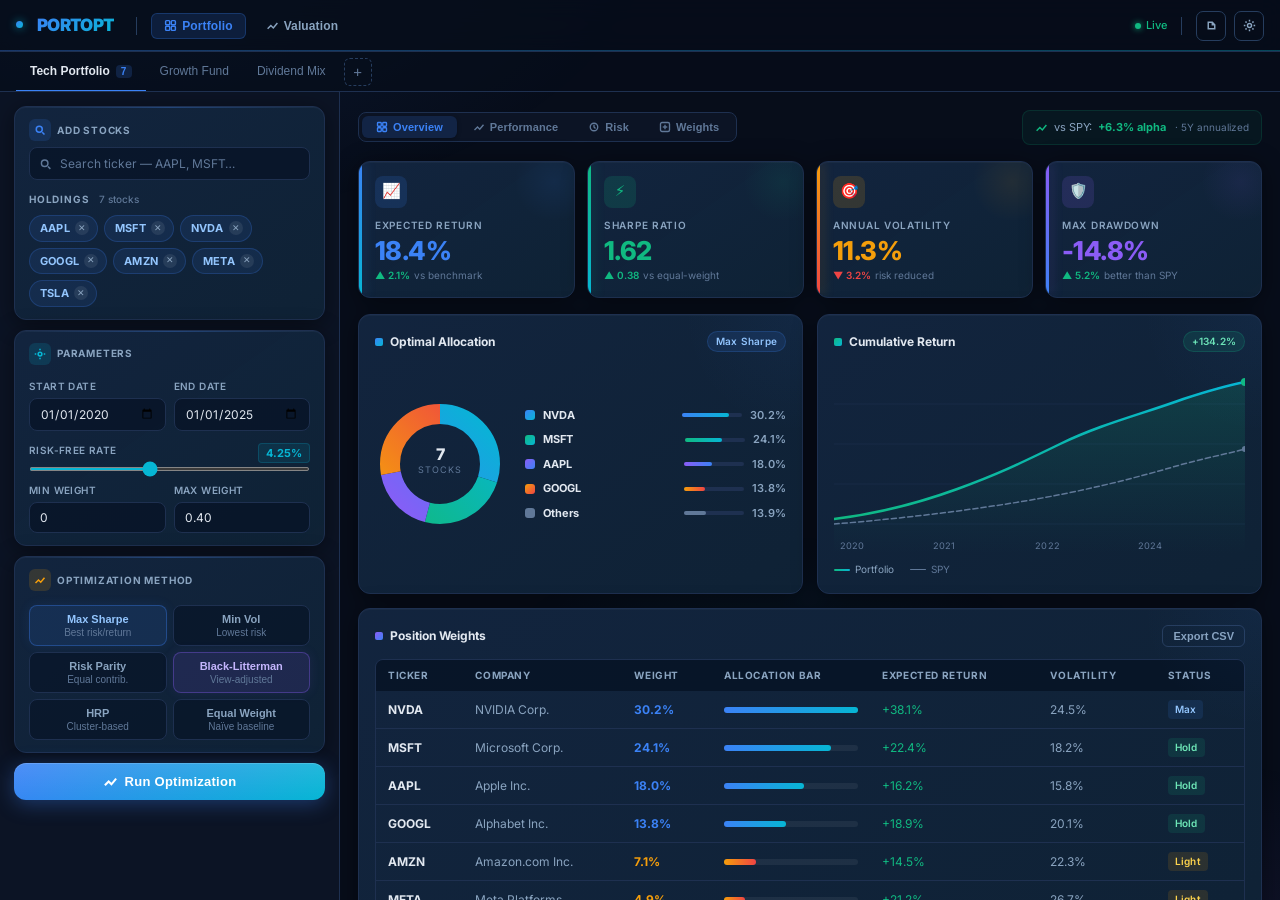
<file: static/design-mockup.html>
<!DOCTYPE html>
<html lang="en">
<head>
<meta charset="UTF-8">
<meta name="viewport" content="width=device-width, initial-scale=1.0">
<title>PortOpt — Design Mockup</title>
<link rel="preconnect" href="https://fonts.googleapis.com">
<link rel="preconnect" href="https://fonts.gstatic.com" crossorigin>
<link href="https://fonts.googleapis.com/css2?family=Inter:wght@400;500;600;700;800;900&display=swap" rel="stylesheet">
<style>
/* ── Reset & Base ── */
*, *::before, *::after { box-sizing: border-box; margin: 0; padding: 0; }

:root {
  /* Core palette — unchanged so existing JS still works */
  --bg:      #070d1a;
  --surface: #0c1425;
  --card:    #0f1d30;
  --card2:   #112038;
  --border:  #1e3050;
  --border2: #263d5e;
  --text:    #e2e8f0;
  --muted:   #607898;
  --muted2:  #8aa4c0;

  /* Accent palette */
  --blue:    #3b82f6;
  --cyan:    #06b6d4;
  --purple:  #8b5cf6;
  --green:   #10b981;
  --red:     #ef4444;
  --gold:    #f59e0b;

  /* Gradients */
  --grad-brand:  linear-gradient(135deg, #3b82f6 0%, #06b6d4 100%);
  --grad-purple: linear-gradient(135deg, #8b5cf6 0%, #3b82f6 100%);
  --grad-green:  linear-gradient(135deg, #10b981 0%, #06b6d4 100%);
  --grad-gold:   linear-gradient(135deg, #f59e0b 0%, #ef4444 100%);
  --grad-card:   linear-gradient(145deg, rgba(59,130,246,.07) 0%, rgba(6,182,212,.03) 100%);

  --r: 12px;
  --r-sm: 8px;
  --shadow-card: 0 4px 24px rgba(0,0,0,.45), 0 1px 0 rgba(255,255,255,.03) inset;
  --shadow-glow-blue: 0 0 28px rgba(59,130,246,.18);
  --shadow-glow-cyan: 0 0 28px rgba(6,182,212,.18);
}

html, body { height: 100%; }

body {
  font-family: 'Inter', system-ui, sans-serif;
  background: var(--bg);
  color: var(--text);
  font-size: 13px;
  line-height: 1.5;
  -webkit-font-smoothing: antialiased;
  overflow: hidden;
}

/* ── Aurora background ── */
body::before {
  content: '';
  position: fixed;
  inset: 0;
  background:
    radial-gradient(ellipse 60% 50% at 10% -10%,  rgba(59,130,246,.12) 0%, transparent 70%),
    radial-gradient(ellipse 50% 40% at 90% 110%,  rgba(139,92,246,.10) 0%, transparent 65%),
    radial-gradient(ellipse 40% 35% at 60%  80%,  rgba(6,182,212,.07)  0%, transparent 60%);
  pointer-events: none;
  z-index: 0;
}

/* ── Layout ── */
.app {
  position: relative;
  z-index: 1;
  display: grid;
  grid-template-rows: 52px 40px 1fr;
  grid-template-columns: 340px 1fr;
  height: 100vh;
  overflow: hidden;
}

/* ── Header ── */
.app-header {
  grid-column: 1 / -1;
  display: flex;
  align-items: center;
  gap: 8px;
  padding: 0 16px;
  background: rgba(7,13,26,.85);
  backdrop-filter: blur(12px);
  border-bottom: 1px solid var(--border);
  position: relative;
}

/* Thin gradient line under header */
.app-header::after {
  content: '';
  position: absolute;
  bottom: 0; left: 0; right: 0;
  height: 1px;
  background: var(--grad-brand);
  opacity: .35;
}

.logo {
  font-size: 17px;
  font-weight: 900;
  letter-spacing: -.04em;
  background: var(--grad-brand);
  -webkit-background-clip: text;
  -webkit-text-fill-color: transparent;
  background-clip: text;
  margin-right: 8px;
  text-transform: uppercase;
}

/* Logo icon */
.logo-dot {
  display: inline-block;
  width: 7px; height: 7px;
  border-radius: 50%;
  background: var(--grad-brand);
  box-shadow: 0 0 8px rgba(6,182,212,.7);
  margin-right: 6px;
  vertical-align: middle;
  position: relative;
  top: -1px;
}

.nav-divider {
  width: 1px; height: 18px;
  background: var(--border2);
  margin: 0 6px;
  flex-shrink: 0;
}

.nav-btn {
  display: inline-flex;
  align-items: center;
  gap: 5px;
  padding: 5px 12px;
  border-radius: 6px;
  font-size: 12px;
  font-weight: 600;
  border: none;
  cursor: pointer;
  transition: all .15s;
  background: transparent;
  color: var(--muted2);
  letter-spacing: .01em;
}
.nav-btn:hover { background: rgba(255,255,255,.05); color: var(--text); }
.nav-btn.active {
  background: rgba(59,130,246,.15);
  color: var(--blue);
  border: 1px solid rgba(59,130,246,.25);
}
.nav-btn svg { width: 13px; height: 13px; flex-shrink: 0; }

.header-right { margin-left: auto; display: flex; align-items: center; gap: 8px; }

.status-dot {
  display: flex; align-items: center; gap: 5px;
  font-size: 11px; color: var(--green); font-weight: 500;
}
.status-dot::before {
  content: '';
  width: 6px; height: 6px; border-radius: 50%;
  background: var(--green);
  box-shadow: 0 0 6px var(--green);
  animation: pulse 2s ease-in-out infinite;
}
@keyframes pulse {
  0%, 100% { opacity: 1; }
  50% { opacity: .4; }
}

.btn-icon {
  width: 30px; height: 30px;
  display: flex; align-items: center; justify-content: center;
  border-radius: 7px;
  background: transparent;
  border: 1px solid var(--border2);
  color: var(--muted2);
  cursor: pointer;
  transition: all .15s;
  flex-shrink: 0;
}
.btn-icon:hover { background: rgba(255,255,255,.06); color: var(--text); border-color: var(--border2); }

/* ── Project tabs row ── */
.tabs-row {
  grid-column: 1 / -1;
  display: flex;
  align-items: stretch;
  gap: 0;
  background: rgba(7,13,26,.7);
  border-bottom: 1px solid var(--border);
  padding: 0 16px;
  overflow-x: auto;
  scrollbar-width: none;
}
.tabs-row::-webkit-scrollbar { display: none; }

.proj-tab {
  display: flex; align-items: center; gap: 6px;
  padding: 0 14px;
  font-size: 12px; font-weight: 500;
  color: var(--muted);
  border: none; background: none;
  cursor: pointer;
  transition: all .15s;
  border-bottom: 2px solid transparent;
  white-space: nowrap;
  min-height: 40px;
}
.proj-tab:hover { color: var(--text); }
.proj-tab.active {
  color: var(--text);
  border-bottom-color: var(--blue);
  font-weight: 600;
}

.tab-badge {
  font-size: 10px; font-weight: 600;
  background: rgba(59,130,246,.18);
  color: var(--blue);
  border-radius: 4px;
  padding: 1px 5px;
  letter-spacing: .02em;
}

.tab-add {
  display: flex; align-items: center; justify-content: center;
  width: 28px; height: 28px;
  margin: auto 0 auto 4px;
  border-radius: 6px;
  border: 1px dashed var(--border2);
  color: var(--muted);
  font-size: 15px;
  cursor: pointer;
  transition: all .15s;
  flex-shrink: 0;
  background: none;
}
.tab-add:hover { border-color: var(--blue); color: var(--blue); background: rgba(59,130,246,.08); }

/* ── Sidebar ── */
aside {
  background: var(--surface);
  border-right: 1px solid var(--border);
  overflow-y: auto;
  overflow-x: hidden;
  display: flex;
  flex-direction: column;
  gap: 10px;
  padding: 14px;
  scrollbar-width: thin;
  scrollbar-color: var(--border) transparent;
}

/* ── Section card ── */
.section {
  background: var(--card);
  background-image: var(--grad-card);
  border: 1px solid var(--border);
  border-radius: var(--r);
  padding: 12px 14px;
  display: flex;
  flex-direction: column;
  gap: 12px;
  box-shadow: var(--shadow-card);
  position: relative;
  overflow: hidden;
}

/* Subtle top gradient line on section cards */
.section::before {
  content: '';
  position: absolute;
  top: 0; left: 0; right: 0;
  height: 1px;
  background: linear-gradient(90deg, transparent, rgba(59,130,246,.3), transparent);
}

.sec-title {
  font-size: 10px;
  font-weight: 700;
  letter-spacing: .08em;
  text-transform: uppercase;
  color: var(--muted2);
  display: flex;
  align-items: center;
  gap: 6px;
  margin-bottom: 2px;
}
.sec-title svg { width: 12px; height: 12px; flex-shrink: 0; }
.sec-title-icon {
  width: 22px; height: 22px;
  border-radius: 6px;
  display: flex; align-items: center; justify-content: center;
  flex-shrink: 0;
}
.sec-title-icon.blue  { background: rgba(59,130,246,.15); color: var(--blue); }
.sec-title-icon.cyan  { background: rgba(6,182,212,.15);  color: var(--cyan); }
.sec-title-icon.gold  { background: rgba(245,158,11,.15); color: var(--gold); }

/* ── Ticker search ── */
.search-wrap {
  position: relative;
}
.search-wrap svg {
  position: absolute; left: 10px; top: 50%; transform: translateY(-50%);
  width: 13px; height: 13px; color: var(--muted); pointer-events: none;
}
.search-input {
  width: 100%;
  background: rgba(6,18,36,.7);
  border: 1px solid var(--border);
  border-radius: 8px;
  padding: 8px 10px 8px 30px;
  color: var(--text);
  font-size: 12px;
  outline: none;
  transition: border .15s, box-shadow .15s;
  font-family: inherit;
}
.search-input:focus {
  border-color: var(--blue);
  box-shadow: 0 0 0 3px rgba(59,130,246,.12);
}
.search-input::placeholder { color: var(--muted); }

/* ── Stock pill ── */
.tickers-list { display: flex; flex-wrap: wrap; gap: 6px; }

.ticker-pill {
  display: inline-flex; align-items: center; gap: 5px;
  padding: 4px 8px 4px 10px;
  background: rgba(59,130,246,.1);
  border: 1px solid rgba(59,130,246,.22);
  border-radius: 20px;
  font-size: 11px; font-weight: 700;
  color: #93c5fd;
  letter-spacing: .02em;
  transition: all .15s;
}
.ticker-pill:hover { background: rgba(59,130,246,.18); border-color: rgba(59,130,246,.4); }
.ticker-pill-remove {
  width: 14px; height: 14px;
  border-radius: 50%;
  background: rgba(255,255,255,.08);
  border: none;
  color: var(--muted2);
  display: flex; align-items: center; justify-content: center;
  cursor: pointer;
  font-size: 9px;
  transition: all .15s;
  padding: 0;
  flex-shrink: 0;
  line-height: 1;
}
.ticker-pill-remove:hover { background: rgba(239,68,68,.25); color: #fca5a5; }

/* ── Form controls ── */
label {
  display: block;
  font-size: 10px;
  font-weight: 600;
  color: var(--muted2);
  margin-bottom: 4px;
  letter-spacing: .04em;
  text-transform: uppercase;
}
.input, select.input {
  width: 100%;
  background: rgba(6,18,36,.7);
  border: 1px solid var(--border);
  border-radius: 8px;
  padding: 7px 10px;
  color: var(--text);
  font-size: 12px;
  outline: none;
  transition: border .15s, box-shadow .15s;
  font-family: inherit;
  appearance: none;
}
.input:focus, select.input:focus {
  border-color: var(--blue);
  box-shadow: 0 0 0 3px rgba(59,130,246,.12);
}

.form-row { display: grid; grid-template-columns: 1fr 1fr; gap: 8px; }

/* ── Range slider ── */
.range-group { display: flex; flex-direction: column; gap: 4px; }
.range-header { display: flex; justify-content: space-between; }
.range-value {
  font-size: 11px; font-weight: 700;
  color: var(--cyan);
  background: rgba(6,182,212,.1);
  border: 1px solid rgba(6,182,212,.2);
  padding: 1px 7px;
  border-radius: 4px;
}
input[type=range] {
  width: 100%;
  height: 4px;
  accent-color: var(--cyan);
  cursor: pointer;
}

/* ── Method pills ── */
.method-grid { display: grid; grid-template-columns: 1fr 1fr; gap: 6px; }
.method-btn {
  padding: 7px 8px;
  border-radius: 8px;
  font-size: 11px; font-weight: 600;
  border: 1px solid var(--border);
  background: rgba(6,18,36,.6);
  color: var(--muted2);
  cursor: pointer;
  transition: all .15s;
  text-align: center;
  display: flex; flex-direction: column; align-items: center; gap: 2px;
}
.method-btn:hover { border-color: var(--border2); color: var(--text); }
.method-btn.active {
  background: rgba(59,130,246,.12);
  border-color: rgba(59,130,246,.35);
  color: #93c5fd;
  box-shadow: 0 0 12px rgba(59,130,246,.1);
}
.method-btn.active.purple {
  background: rgba(139,92,246,.12);
  border-color: rgba(139,92,246,.35);
  color: #c4b5fd;
  box-shadow: 0 0 12px rgba(139,92,246,.1);
}
.method-label { font-size: 10px; color: var(--muted); font-weight: 500; }

/* ── Optimize button ── */
.btn-optimize {
  width: 100%;
  padding: 11px 16px;
  border-radius: var(--r);
  font-size: 13px; font-weight: 700;
  border: none; cursor: pointer;
  display: flex; align-items: center; justify-content: center; gap: 7px;
  letter-spacing: .02em;
  position: relative;
  overflow: hidden;
  transition: opacity .2s, transform .1s;
  /* Animated gradient */
  background: linear-gradient(135deg, #3b82f6 0%, #06b6d4 50%, #8b5cf6 100%);
  background-size: 200% 200%;
  animation: gradShift 4s ease infinite;
  color: #fff;
  box-shadow: 0 4px 20px rgba(59,130,246,.35), 0 1px 0 rgba(255,255,255,.15) inset;
}
.btn-optimize::after {
  content: '';
  position: absolute; inset: 0;
  background: linear-gradient(180deg, rgba(255,255,255,.1) 0%, transparent 100%);
  pointer-events: none;
}
.btn-optimize:hover { opacity: .9; transform: translateY(-1px); box-shadow: 0 6px 28px rgba(59,130,246,.45); }
.btn-optimize:active { transform: translateY(0); }
.btn-optimize svg { width: 15px; height: 15px; }

@keyframes gradShift {
  0%   { background-position: 0%   50%; }
  50%  { background-position: 100% 50%; }
  100% { background-position: 0%   50%; }
}

/* ── Main content ── */
main {
  overflow-y: auto;
  overflow-x: hidden;
  padding: 18px;
  display: flex;
  flex-direction: column;
  gap: 16px;
  scrollbar-width: thin;
  scrollbar-color: var(--border) transparent;
}

/* ── Results sub-tabs ── */
.sub-tabs {
  display: flex;
  gap: 2px;
  background: var(--surface);
  border: 1px solid var(--border);
  border-radius: var(--r-sm);
  padding: 3px;
  width: fit-content;
}
.sub-tab {
  padding: 5px 14px;
  border-radius: 6px;
  font-size: 11px; font-weight: 600;
  border: none; background: none;
  color: var(--muted);
  cursor: pointer;
  transition: all .15s;
  display: flex; align-items: center; gap: 5px;
  letter-spacing: .01em;
}
.sub-tab:hover { color: var(--text); }
.sub-tab.active {
  background: rgba(59,130,246,.15);
  color: var(--blue);
  box-shadow: 0 1px 4px rgba(0,0,0,.3);
}
.sub-tab svg { width: 12px; height: 12px; }

/* ── Metric cards ── */
.metrics-grid { display: grid; grid-template-columns: repeat(4, 1fr); gap: 12px; }

.metric-card {
  background: var(--card);
  background-image: var(--grad-card);
  border: 1px solid var(--border);
  border-radius: var(--r);
  padding: 14px 16px;
  position: relative;
  overflow: hidden;
  box-shadow: var(--shadow-card);
  transition: transform .15s, box-shadow .15s;
}
.metric-card:hover { transform: translateY(-2px); box-shadow: var(--shadow-card), var(--shadow-glow-blue); }

/* Colored left border accent */
.metric-card::before {
  content: '';
  position: absolute;
  top: 0; left: 0; bottom: 0;
  width: 3px;
  border-radius: var(--r) 0 0 var(--r);
}
.metric-card.blue::before  { background: var(--grad-brand); box-shadow: 2px 0 12px rgba(59,130,246,.3); }
.metric-card.green::before { background: var(--grad-green); box-shadow: 2px 0 12px rgba(16,185,129,.3); }
.metric-card.gold::before  { background: var(--grad-gold);  box-shadow: 2px 0 12px rgba(245,158,11,.3); }
.metric-card.purple::before { background: var(--grad-purple); box-shadow: 2px 0 12px rgba(139,92,246,.3); }

/* Faint bg glow */
.metric-card.blue::after   { content: ''; position: absolute; top: -20px; right: -20px; width: 80px; height: 80px; border-radius: 50%; background: radial-gradient(circle, rgba(59,130,246,.08) 0%, transparent 70%); pointer-events: none; }
.metric-card.green::after  { content: ''; position: absolute; top: -20px; right: -20px; width: 80px; height: 80px; border-radius: 50%; background: radial-gradient(circle, rgba(16,185,129,.08) 0%, transparent 70%); pointer-events: none; }
.metric-card.gold::after   { content: ''; position: absolute; top: -20px; right: -20px; width: 80px; height: 80px; border-radius: 50%; background: radial-gradient(circle, rgba(245,158,11,.08) 0%, transparent 70%); pointer-events: none; }
.metric-card.purple::after { content: ''; position: absolute; top: -20px; right: -20px; width: 80px; height: 80px; border-radius: 50%; background: radial-gradient(circle, rgba(139,92,246,.08) 0%, transparent 70%); pointer-events: none; }

.metric-icon {
  width: 32px; height: 32px;
  border-radius: 8px;
  display: flex; align-items: center; justify-content: center;
  margin-bottom: 10px;
  font-size: 15px;
}
.metric-icon.blue   { background: rgba(59,130,246,.15); color: var(--blue); }
.metric-icon.green  { background: rgba(16,185,129,.15);  color: var(--green); }
.metric-icon.gold   { background: rgba(245,158,11,.15);  color: var(--gold); }
.metric-icon.purple { background: rgba(139,92,246,.15);  color: var(--purple); }

.metric-label {
  font-size: 10px; font-weight: 600;
  color: var(--muted2);
  text-transform: uppercase; letter-spacing: .07em;
  margin-bottom: 4px;
}
.metric-val {
  font-size: 26px; font-weight: 800;
  line-height: 1.1;
  letter-spacing: -.02em;
}
.metric-val.blue   { color: var(--blue); }
.metric-val.green  { color: var(--green); }
.metric-val.gold   { color: var(--gold); }
.metric-val.purple { color: var(--purple); }

.metric-sub {
  font-size: 10px; color: var(--muted); margin-top: 3px;
  display: flex; align-items: center; gap: 4px;
}
.badge-up   { color: var(--green); font-weight: 600; }
.badge-down { color: var(--red);   font-weight: 600; }

/* ── Charts grid ── */
.charts-grid { display: grid; grid-template-columns: 1fr 1fr; gap: 14px; }
.full { grid-column: 1 / -1; }

.chart-card {
  background: var(--card);
  background-image: var(--grad-card);
  border: 1px solid var(--border);
  border-radius: var(--r);
  padding: 16px;
  box-shadow: var(--shadow-card);
  position: relative;
  overflow: hidden;
}

/* Decorative corner gradient */
.chart-card::before {
  content: '';
  position: absolute;
  top: 0; right: 0;
  width: 120px; height: 120px;
  background: radial-gradient(circle at top right, rgba(59,130,246,.05) 0%, transparent 70%);
  pointer-events: none;
}

.chart-header {
  display: flex; align-items: center; justify-content: space-between;
  margin-bottom: 12px;
}
.chart-title {
  font-size: 12px; font-weight: 700;
  color: var(--text);
  display: flex; align-items: center; gap: 7px;
}
.chart-title-dot {
  width: 8px; height: 8px;
  border-radius: 2px;
}
.dot-blue   { background: var(--grad-brand); }
.dot-green  { background: var(--grad-green); }
.dot-purple { background: var(--grad-purple); }
.dot-gold   { background: var(--grad-gold); }

.chart-badge {
  font-size: 10px; font-weight: 600;
  padding: 2px 8px;
  border-radius: 20px;
  letter-spacing: .02em;
}
.chart-badge.blue   { background: rgba(59,130,246,.12); color: #93c5fd; border: 1px solid rgba(59,130,246,.2); }
.chart-badge.green  { background: rgba(16,185,129,.12);  color: #6ee7b7; border: 1px solid rgba(16,185,129,.2); }
.chart-badge.purple { background: rgba(139,92,246,.12);  color: #c4b5fd; border: 1px solid rgba(139,92,246,.2); }

/* Fake chart area */
.chart-area {
  border-radius: 8px;
  overflow: hidden;
  border: 1px solid var(--border);
}
.chart-area.tall  { height: 200px; }
.chart-area.short { height: 160px; }

/* Pie chart dummy */
.pie-wrap {
  display: flex; align-items: center; gap: 20px;
  height: 200px;
}
.pie-svg { flex-shrink: 0; }
.pie-legend { display: flex; flex-direction: column; gap: 8px; flex: 1; }
.legend-item {
  display: flex; align-items: center; gap: 8px;
  font-size: 11px;
}
.legend-dot { width: 10px; height: 10px; border-radius: 3px; flex-shrink: 0; }
.legend-ticker { font-weight: 700; color: var(--text); flex: 1; }
.legend-pct { font-weight: 600; color: var(--muted2); font-size: 11px; }
.legend-bar-wrap { width: 60px; height: 4px; background: var(--border); border-radius: 2px; }
.legend-bar { height: 100%; border-radius: 2px; }

/* Dummy line chart */
.line-chart {
  height: 200px;
  background: linear-gradient(180deg, rgba(6,18,36,.8) 0%, rgba(6,18,36,.4) 100%);
  position: relative;
  display: flex; align-items: flex-end;
  padding: 0 0 24px 36px;
  gap: 1px;
}

/* Fake SVG bars */
.fake-bars {
  display: flex; align-items: flex-end;
  gap: 3px;
  height: 100%;
  width: 100%;
  padding: 12px 0 0;
}
.fbar {
  flex: 1;
  border-radius: 3px 3px 0 0;
  opacity: .75;
  transition: opacity .15s;
}
.fbar:hover { opacity: 1; }

/* ── Weights table ── */
.wtable-wrap {
  border-radius: 8px;
  overflow: hidden;
  border: 1px solid var(--border);
}
.wtable {
  width: 100%; border-collapse: collapse;
  font-size: 12px;
}
.wtable thead tr {
  background: rgba(6,18,36,.8);
}
.wtable th {
  padding: 8px 12px;
  text-align: left;
  font-size: 10px; font-weight: 700;
  color: var(--muted2);
  text-transform: uppercase;
  letter-spacing: .06em;
  white-space: nowrap;
}
.wtable tbody tr {
  border-bottom: 1px solid var(--border);
  transition: background .1s;
}
.wtable tbody tr:hover { background: rgba(255,255,255,.02); }
.wtable tbody tr:last-child { border-bottom: none; }
.wtable td { padding: 9px 12px; vertical-align: middle; }

.wbar-wrap { height: 6px; background: rgba(255,255,255,.06); border-radius: 3px; min-width: 80px; }
.wbar      { height: 100%; border-radius: 3px; }

.tag {
  display: inline-block;
  font-size: 10px; font-weight: 600;
  padding: 2px 7px;
  border-radius: 4px;
  letter-spacing: .02em;
}
.tag-green  { background: rgba(16,185,129,.12); color: #6ee7b7; }
.tag-blue   { background: rgba(59,130,246,.12);  color: #93c5fd; }
.tag-gold   { background: rgba(245,158,11,.12);  color: #fcd34d; }
.tag-red    { background: rgba(239,68,68,.12);   color: #fca5a5; }
.tag-purple { background: rgba(139,92,246,.12);  color: #c4b5fd; }

/* ── Misc ── */
.section-header {
  display: flex; align-items: center; justify-content: space-between;
  margin-bottom: 2px;
}

.btn-sm {
  padding: 4px 10px;
  border-radius: 6px;
  font-size: 11px; font-weight: 600;
  border: 1px solid var(--border2);
  background: transparent;
  color: var(--muted2);
  cursor: pointer;
  transition: all .15s;
}
.btn-sm:hover { border-color: var(--blue); color: var(--blue); background: rgba(59,130,246,.06); }

.divider { height: 1px; background: var(--border); margin: 2px 0; }

/* ── Scrollbar ── */
::-webkit-scrollbar { width: 4px; height: 4px; }
::-webkit-scrollbar-thumb { background: var(--border); border-radius: 2px; }
::-webkit-scrollbar-track { background: transparent; }

/* ── Comparison badge ── */
.compare-row {
  display: flex; align-items: center; gap: 6px;
  padding: 8px 12px;
  background: rgba(16,185,129,.06);
  border: 1px solid rgba(16,185,129,.15);
  border-radius: 8px;
  font-size: 11px;
}
.compare-row svg { width: 13px; height: 13px; color: var(--green); flex-shrink: 0; }
.compare-label { color: var(--muted2); }
.compare-val { font-weight: 700; color: var(--green); }

/* ──────────────────────────────────────────────────────────────────────────── */
</style>
</head>
<body>

<div class="app">

  <!-- ── Header ── -->
  <header class="app-header">
    <span class="logo-dot"></span>
    <span class="logo">PortOpt</span>
    <div class="nav-divider"></div>

    <button class="nav-btn active">
      <svg viewBox="0 0 16 16" fill="none" stroke="currentColor" stroke-width="1.8"><rect x="2" y="2" width="5" height="5" rx="1"/><rect x="9" y="2" width="5" height="5" rx="1"/><rect x="2" y="9" width="5" height="5" rx="1"/><rect x="9" y="9" width="5" height="5" rx="1"/></svg>
      Portfolio
    </button>
    <button class="nav-btn">
      <svg viewBox="0 0 16 16" fill="none" stroke="currentColor" stroke-width="1.8"><polyline points="2 12 6 8 9 11 14 5"/></svg>
      Valuation
    </button>

    <div class="header-right">
      <span class="status-dot">Live</span>
      <div class="nav-divider"></div>
      <button class="btn-icon" title="Export PDF">
        <svg width="13" height="13" viewBox="0 0 16 16" fill="none" stroke="currentColor" stroke-width="1.8"><path d="M4 12V4h5l3 3v5H4z"/><path d="M9 4v3h3"/></svg>
      </button>
      <button class="btn-icon" title="Settings">
        <svg width="13" height="13" viewBox="0 0 16 16" fill="none" stroke="currentColor" stroke-width="1.8"><circle cx="8" cy="8" r="2.5"/><path d="M8 1v2M8 13v2M1 8h2M13 8h2M3.05 3.05l1.41 1.41M11.54 11.54l1.41 1.41M3.05 12.95l1.41-1.41M11.54 4.46l1.41-1.41"/></svg>
      </button>
    </div>
  </header>

  <!-- ── Project tabs ── -->
  <div class="tabs-row">
    <button class="proj-tab active">
      Tech Portfolio
      <span class="tab-badge">7</span>
    </button>
    <button class="proj-tab">Growth Fund</button>
    <button class="proj-tab">Dividend Mix</button>
    <button class="tab-add">+</button>
  </div>

  <!-- ── Sidebar ── -->
  <aside>

    <!-- Ticker search -->
    <div class="section">
      <div>
        <div class="sec-title">
          <div class="sec-title-icon blue">
            <svg width="12" height="12" viewBox="0 0 16 16" fill="none" stroke="currentColor" stroke-width="2"><circle cx="7" cy="7" r="4"/><path d="M11 11l3 3"/></svg>
          </div>
          Add Stocks
        </div>
        <div class="search-wrap" style="margin-top:6px">
          <svg viewBox="0 0 16 16" fill="none" stroke="currentColor" stroke-width="1.8"><circle cx="7" cy="7" r="4"/><path d="M11 11l3 3"/></svg>
          <input class="search-input" type="text" placeholder="Search ticker — AAPL, MSFT…">
        </div>
      </div>
      <div>
        <div class="sec-title" style="margin-bottom:8px">Holdings <span style="color:var(--muted);font-size:10px;font-weight:500;text-transform:none;letter-spacing:0;margin-left:4px">7 stocks</span></div>
        <div class="tickers-list">
          <span class="ticker-pill">AAPL <button class="ticker-pill-remove">✕</button></span>
          <span class="ticker-pill">MSFT <button class="ticker-pill-remove">✕</button></span>
          <span class="ticker-pill">NVDA <button class="ticker-pill-remove">✕</button></span>
          <span class="ticker-pill">GOOGL <button class="ticker-pill-remove">✕</button></span>
          <span class="ticker-pill">AMZN <button class="ticker-pill-remove">✕</button></span>
          <span class="ticker-pill">META <button class="ticker-pill-remove">✕</button></span>
          <span class="ticker-pill">TSLA <button class="ticker-pill-remove">✕</button></span>
        </div>
      </div>
    </div>

    <!-- Settings -->
    <div class="section">
      <div class="sec-title">
        <div class="sec-title-icon cyan">
          <svg width="12" height="12" viewBox="0 0 16 16" fill="none" stroke="currentColor" stroke-width="2"><circle cx="8" cy="8" r="2.5"/><path d="M8 1v2M8 13v2M1 8h2M13 8h2"/></svg>
        </div>
        Parameters
      </div>
      <div class="form-row">
        <div>
          <label>Start Date</label>
          <input class="input" type="date" value="2020-01-01">
        </div>
        <div>
          <label>End Date</label>
          <input class="input" type="date" value="2025-01-01">
        </div>
      </div>
      <div class="range-group">
        <div class="range-header">
          <label style="margin:0">Risk-Free Rate</label>
          <span class="range-value">4.25%</span>
        </div>
        <input type="range" min="0" max="10" step="0.25" value="4.25">
      </div>
      <div class="form-row">
        <div>
          <label>Min Weight</label>
          <input class="input" type="number" value="0" step="0.01">
        </div>
        <div>
          <label>Max Weight</label>
          <input class="input" type="number" value="0.40" step="0.01">
        </div>
      </div>
    </div>

    <!-- Method -->
    <div class="section">
      <div class="sec-title">
        <div class="sec-title-icon gold">
          <svg width="12" height="12" viewBox="0 0 16 16" fill="none" stroke="currentColor" stroke-width="2"><polyline points="2 12 6 8 9 11 14 5"/></svg>
        </div>
        Optimization Method
      </div>
      <div class="method-grid">
        <button class="method-btn active">
          Max Sharpe
          <span class="method-label">Best risk/return</span>
        </button>
        <button class="method-btn">
          Min Vol
          <span class="method-label">Lowest risk</span>
        </button>
        <button class="method-btn">
          Risk Parity
          <span class="method-label">Equal contrib.</span>
        </button>
        <button class="method-btn active purple">
          Black-Litterman
          <span class="method-label">View-adjusted</span>
        </button>
        <button class="method-btn">
          HRP
          <span class="method-label">Cluster-based</span>
        </button>
        <button class="method-btn">
          Equal Weight
          <span class="method-label">Naïve baseline</span>
        </button>
      </div>
    </div>

    <!-- Optimize CTA -->
    <button class="btn-optimize">
      <svg viewBox="0 0 16 16" fill="none" stroke="currentColor" stroke-width="2.2"><polyline points="2 12 6 8 9 11 14 5"/></svg>
      Run Optimization
    </button>

  </aside>

  <!-- ── Main ── -->
  <main>

    <!-- Sub-tabs -->
    <div style="display:flex;align-items:center;justify-content:space-between;flex-wrap:wrap;gap:10px">
      <div class="sub-tabs">
        <button class="sub-tab active">
          <svg viewBox="0 0 16 16" fill="none" stroke="currentColor" stroke-width="1.8"><rect x="2" y="2" width="5" height="5" rx="1"/><rect x="9" y="2" width="5" height="5" rx="1"/><rect x="2" y="9" width="5" height="5" rx="1"/><rect x="9" y="9" width="5" height="5" rx="1"/></svg>
          Overview
        </button>
        <button class="sub-tab">
          <svg viewBox="0 0 16 16" fill="none" stroke="currentColor" stroke-width="1.8"><polyline points="2 12 6 8 9 11 14 5"/></svg>
          Performance
        </button>
        <button class="sub-tab">
          <svg viewBox="0 0 16 16" fill="none" stroke="currentColor" stroke-width="1.8"><circle cx="8" cy="8" r="5"/><path d="M8 5v3l2 2"/></svg>
          Risk
        </button>
        <button class="sub-tab">
          <svg viewBox="0 0 16 16" fill="none" stroke="currentColor" stroke-width="1.8"><rect x="2" y="2" width="12" height="12" rx="2"/><line x1="5" y1="8" x2="11" y2="8"/><line x1="8" y1="5" x2="8" y2="11"/></svg>
          Weights
        </button>
      </div>

      <!-- Benchmark comparison badge -->
      <div class="compare-row">
        <svg viewBox="0 0 16 16" fill="none" stroke="currentColor" stroke-width="1.8"><polyline points="2 12 6 8 9 11 14 5"/></svg>
        <span class="compare-label">vs SPY:</span>
        <span class="compare-val">+6.3% alpha</span>
        <span style="color:var(--muted);font-size:10px">&nbsp;·&nbsp;5Y annualized</span>
      </div>
    </div>

    <!-- Metric cards -->
    <div class="metrics-grid">
      <div class="metric-card blue">
        <div class="metric-icon blue">📈</div>
        <div class="metric-label">Expected Return</div>
        <div class="metric-val blue">18.4%</div>
        <div class="metric-sub"><span class="badge-up">▲ 2.1%</span> vs benchmark</div>
      </div>
      <div class="metric-card green">
        <div class="metric-icon green">⚡</div>
        <div class="metric-label">Sharpe Ratio</div>
        <div class="metric-val green">1.62</div>
        <div class="metric-sub"><span class="badge-up">▲ 0.38</span> vs equal-weight</div>
      </div>
      <div class="metric-card gold">
        <div class="metric-icon gold">🎯</div>
        <div class="metric-label">Annual Volatility</div>
        <div class="metric-val gold">11.3%</div>
        <div class="metric-sub"><span class="badge-down">▼ 3.2%</span> risk reduced</div>
      </div>
      <div class="metric-card purple">
        <div class="metric-icon purple">🛡️</div>
        <div class="metric-label">Max Drawdown</div>
        <div class="metric-val purple">-14.8%</div>
        <div class="metric-sub"><span class="badge-up">▲ 5.2%</span> better than SPY</div>
      </div>
    </div>

    <!-- Charts row -->
    <div class="charts-grid">

      <!-- Weights doughnut -->
      <div class="chart-card">
        <div class="chart-header">
          <div class="chart-title">
            <span class="chart-title-dot dot-blue"></span>
            Optimal Allocation
          </div>
          <span class="chart-badge blue">Max Sharpe</span>
        </div>
        <div class="pie-wrap">
          <!-- Fake SVG donut -->
          <svg class="pie-svg" width="130" height="130" viewBox="0 0 130 130">
            <defs>
              <linearGradient id="g1" x1="0%" y1="0%" x2="100%" y2="100%"><stop offset="0%" stop-color="#3b82f6"/><stop offset="100%" stop-color="#06b6d4"/></linearGradient>
              <linearGradient id="g2" x1="0%" y1="0%" x2="100%" y2="100%"><stop offset="0%" stop-color="#10b981"/><stop offset="100%" stop-color="#06b6d4"/></linearGradient>
              <linearGradient id="g3" x1="0%" y1="0%" x2="100%" y2="100%"><stop offset="0%" stop-color="#8b5cf6"/><stop offset="100%" stop-color="#3b82f6"/></linearGradient>
              <linearGradient id="g4" x1="0%" y1="0%" x2="100%" y2="100%"><stop offset="0%" stop-color="#f59e0b"/><stop offset="100%" stop-color="#ef4444"/></linearGradient>
            </defs>
            <!-- Donut segments (fake, just visual) -->
            <circle cx="65" cy="65" r="50" fill="none" stroke="url(#g1)" stroke-width="20" stroke-dasharray="94.2 220.8" stroke-dashoffset="0" transform="rotate(-90 65 65)"/>
            <circle cx="65" cy="65" r="50" fill="none" stroke="url(#g2)" stroke-width="20" stroke-dasharray="75.4 239.6" stroke-dashoffset="-94.2" transform="rotate(-90 65 65)"/>
            <circle cx="65" cy="65" r="50" fill="none" stroke="url(#g3)" stroke-width="20" stroke-dasharray="56.5 258.5" stroke-dashoffset="-169.6" transform="rotate(-90 65 65)"/>
            <circle cx="65" cy="65" r="50" fill="none" stroke="url(#g4)" stroke-width="20" stroke-dasharray="88.3 226.7" stroke-dashoffset="-226.1" transform="rotate(-90 65 65)"/>
            <!-- Center label -->
            <text x="65" y="61" text-anchor="middle" fill="#e2e8f0" font-size="16" font-weight="800" font-family="Inter,sans-serif">7</text>
            <text x="65" y="74" text-anchor="middle" fill="#607898" font-size="9" font-family="Inter,sans-serif" letter-spacing="1">STOCKS</text>
          </svg>
          <div class="pie-legend">
            <div class="legend-item"><div class="legend-dot" style="background:linear-gradient(135deg,#3b82f6,#06b6d4)"></div><span class="legend-ticker">NVDA</span><div class="legend-bar-wrap"><div class="legend-bar" style="width:78%;background:linear-gradient(90deg,#3b82f6,#06b6d4)"></div></div><span class="legend-pct">30.2%</span></div>
            <div class="legend-item"><div class="legend-dot" style="background:linear-gradient(135deg,#10b981,#06b6d4)"></div><span class="legend-ticker">MSFT</span><div class="legend-bar-wrap"><div class="legend-bar" style="width:62%;background:linear-gradient(90deg,#10b981,#06b6d4)"></div></div><span class="legend-pct">24.1%</span></div>
            <div class="legend-item"><div class="legend-dot" style="background:linear-gradient(135deg,#8b5cf6,#3b82f6)"></div><span class="legend-ticker">AAPL</span><div class="legend-bar-wrap"><div class="legend-bar" style="width:46%;background:linear-gradient(90deg,#8b5cf6,#3b82f6)"></div></div><span class="legend-pct">18.0%</span></div>
            <div class="legend-item"><div class="legend-dot" style="background:linear-gradient(135deg,#f59e0b,#ef4444)"></div><span class="legend-ticker">GOOGL</span><div class="legend-bar-wrap"><div class="legend-bar" style="width:35%;background:linear-gradient(90deg,#f59e0b,#ef4444)"></div></div><span class="legend-pct">13.8%</span></div>
            <div class="legend-item"><div class="legend-dot" style="background:#607898"></div><span class="legend-ticker">Others</span><div class="legend-bar-wrap"><div class="legend-bar" style="width:36%;background:#607898"></div></div><span class="legend-pct">13.9%</span></div>
          </div>
        </div>
      </div>

      <!-- Cumulative return chart -->
      <div class="chart-card">
        <div class="chart-header">
          <div class="chart-title">
            <span class="chart-title-dot dot-green"></span>
            Cumulative Return
          </div>
          <span class="chart-badge green">+134.2%</span>
        </div>
        <!-- Fake SVG line chart -->
        <svg width="100%" height="190" viewBox="0 0 400 190" preserveAspectRatio="none" style="display:block">
          <defs>
            <linearGradient id="lineGrad" x1="0%" y1="0%" x2="100%" y2="0%">
              <stop offset="0%" stop-color="#10b981"/>
              <stop offset="100%" stop-color="#06b6d4"/>
            </linearGradient>
            <linearGradient id="fillGrad" x1="0%" y1="0%" x2="0%" y2="100%">
              <stop offset="0%" stop-color="#10b981" stop-opacity="0.18"/>
              <stop offset="100%" stop-color="#10b981" stop-opacity="0"/>
            </linearGradient>
            <linearGradient id="spyGrad" x1="0%" y1="0%" x2="100%" y2="0%">
              <stop offset="0%" stop-color="#607898"/>
              <stop offset="100%" stop-color="#607898"/>
            </linearGradient>
          </defs>
          <!-- Grid lines -->
          <line x1="0" y1="40" x2="400" y2="40" stroke="#1e3050" stroke-width=".5"/>
          <line x1="0" y1="80" x2="400" y2="80" stroke="#1e3050" stroke-width=".5"/>
          <line x1="0" y1="120" x2="400" y2="120" stroke="#1e3050" stroke-width=".5"/>
          <line x1="0" y1="160" x2="400" y2="160" stroke="#1e3050" stroke-width=".5"/>
          <!-- Fill area portfolio -->
          <path d="M0,155 C40,150 80,140 120,125 C160,110 180,100 220,80 C260,60 300,50 340,35 C370,25 390,20 400,18 L400,190 L0,190 Z" fill="url(#fillGrad)"/>
          <!-- Portfolio line -->
          <path d="M0,155 C40,150 80,140 120,125 C160,110 180,100 220,80 C260,60 300,50 340,35 C370,25 390,20 400,18" fill="none" stroke="url(#lineGrad)" stroke-width="2.5" stroke-linecap="round" stroke-linejoin="round"/>
          <!-- SPY line (dashed) -->
          <path d="M0,160 C60,155 120,148 180,138 C240,128 290,115 340,100 C370,92 390,88 400,85" fill="none" stroke="#607898" stroke-width="1.5" stroke-dasharray="5,3" stroke-linecap="round"/>
          <!-- End dots -->
          <circle cx="400" cy="18" r="4" fill="#10b981" filter="url(#glow)"/>
          <circle cx="400" cy="85" r="3" fill="#607898"/>
          <!-- Labels -->
          <text x="6" y="185" fill="#607898" font-size="9" font-family="Inter,sans-serif">2020</text>
          <text x="96" y="185" fill="#607898" font-size="9" font-family="Inter,sans-serif">2021</text>
          <text x="196" y="185" fill="#607898" font-size="9" font-family="Inter,sans-serif">2022</text>
          <text x="296" y="185" fill="#607898" font-size="9" font-family="Inter,sans-serif">2024</text>
        </svg>
        <div style="display:flex;gap:16px;margin-top:8px">
          <div style="display:flex;align-items:center;gap:5px;font-size:10px">
            <div style="width:16px;height:2px;background:linear-gradient(90deg,#10b981,#06b6d4);border-radius:1px"></div>
            <span style="color:var(--muted2)">Portfolio</span>
          </div>
          <div style="display:flex;align-items:center;gap:5px;font-size:10px">
            <div style="width:16px;height:1.5px;background:#607898;border-radius:1px;background-image:repeating-linear-gradient(90deg,#607898 0,#607898 5px,transparent 5px,transparent 8px)"></div>
            <span style="color:var(--muted)">SPY</span>
          </div>
        </div>
      </div>

      <!-- Weights table (full width) -->
      <div class="chart-card full">
        <div class="chart-header">
          <div class="chart-title">
            <span class="chart-title-dot dot-purple"></span>
            Position Weights
          </div>
          <button class="btn-sm">Export CSV</button>
        </div>
        <div class="wtable-wrap">
          <table class="wtable">
            <thead>
              <tr>
                <th>Ticker</th>
                <th>Company</th>
                <th>Weight</th>
                <th style="min-width:120px">Allocation Bar</th>
                <th>Expected Return</th>
                <th>Volatility</th>
                <th>Status</th>
              </tr>
            </thead>
            <tbody>
              <tr>
                <td><strong>NVDA</strong></td>
                <td style="color:var(--muted2)">NVIDIA Corp.</td>
                <td><strong style="color:var(--blue)">30.2%</strong></td>
                <td><div class="wbar-wrap"><div class="wbar" style="width:100%;background:linear-gradient(90deg,#3b82f6,#06b6d4)"></div></div></td>
                <td style="color:var(--green)">+38.1%</td>
                <td style="color:var(--muted2)">24.5%</td>
                <td><span class="tag tag-blue">Max</span></td>
              </tr>
              <tr>
                <td><strong>MSFT</strong></td>
                <td style="color:var(--muted2)">Microsoft Corp.</td>
                <td><strong style="color:var(--blue)">24.1%</strong></td>
                <td><div class="wbar-wrap"><div class="wbar" style="width:80%;background:linear-gradient(90deg,#3b82f6,#06b6d4)"></div></div></td>
                <td style="color:var(--green)">+22.4%</td>
                <td style="color:var(--muted2)">18.2%</td>
                <td><span class="tag tag-green">Hold</span></td>
              </tr>
              <tr>
                <td><strong>AAPL</strong></td>
                <td style="color:var(--muted2)">Apple Inc.</td>
                <td><strong style="color:var(--blue)">18.0%</strong></td>
                <td><div class="wbar-wrap"><div class="wbar" style="width:60%;background:linear-gradient(90deg,#3b82f6,#06b6d4)"></div></div></td>
                <td style="color:var(--green)">+16.2%</td>
                <td style="color:var(--muted2)">15.8%</td>
                <td><span class="tag tag-green">Hold</span></td>
              </tr>
              <tr>
                <td><strong>GOOGL</strong></td>
                <td style="color:var(--muted2)">Alphabet Inc.</td>
                <td><strong style="color:var(--blue)">13.8%</strong></td>
                <td><div class="wbar-wrap"><div class="wbar" style="width:46%;background:linear-gradient(90deg,#3b82f6,#06b6d4)"></div></div></td>
                <td style="color:var(--green)">+18.9%</td>
                <td style="color:var(--muted2)">20.1%</td>
                <td><span class="tag tag-green">Hold</span></td>
              </tr>
              <tr>
                <td><strong>AMZN</strong></td>
                <td style="color:var(--muted2)">Amazon.com Inc.</td>
                <td><strong style="color:var(--gold)">7.1%</strong></td>
                <td><div class="wbar-wrap"><div class="wbar" style="width:24%;background:linear-gradient(90deg,#f59e0b,#ef4444)"></div></div></td>
                <td style="color:var(--green)">+14.5%</td>
                <td style="color:var(--muted2)">22.3%</td>
                <td><span class="tag tag-gold">Light</span></td>
              </tr>
              <tr>
                <td><strong>META</strong></td>
                <td style="color:var(--muted2)">Meta Platforms</td>
                <td><strong style="color:var(--gold)">4.9%</strong></td>
                <td><div class="wbar-wrap"><div class="wbar" style="width:16%;background:linear-gradient(90deg,#f59e0b,#ef4444)"></div></div></td>
                <td style="color:var(--green)">+21.2%</td>
                <td style="color:var(--muted2)">26.7%</td>
                <td><span class="tag tag-gold">Light</span></td>
              </tr>
              <tr>
                <td><strong>TSLA</strong></td>
                <td style="color:var(--muted2)">Tesla Inc.</td>
                <td><strong style="color:var(--muted)">1.9%</strong></td>
                <td><div class="wbar-wrap"><div class="wbar" style="width:6%;background:#607898"></div></div></td>
                <td style="color:var(--muted2)">+8.1%</td>
                <td style="color:var(--red)">42.1%</td>
                <td><span class="tag tag-red">Min</span></td>
              </tr>
            </tbody>
          </table>
        </div>
      </div>

    </div><!-- /charts-grid -->
  </main>
</div>

</body>
</html>
</file>
